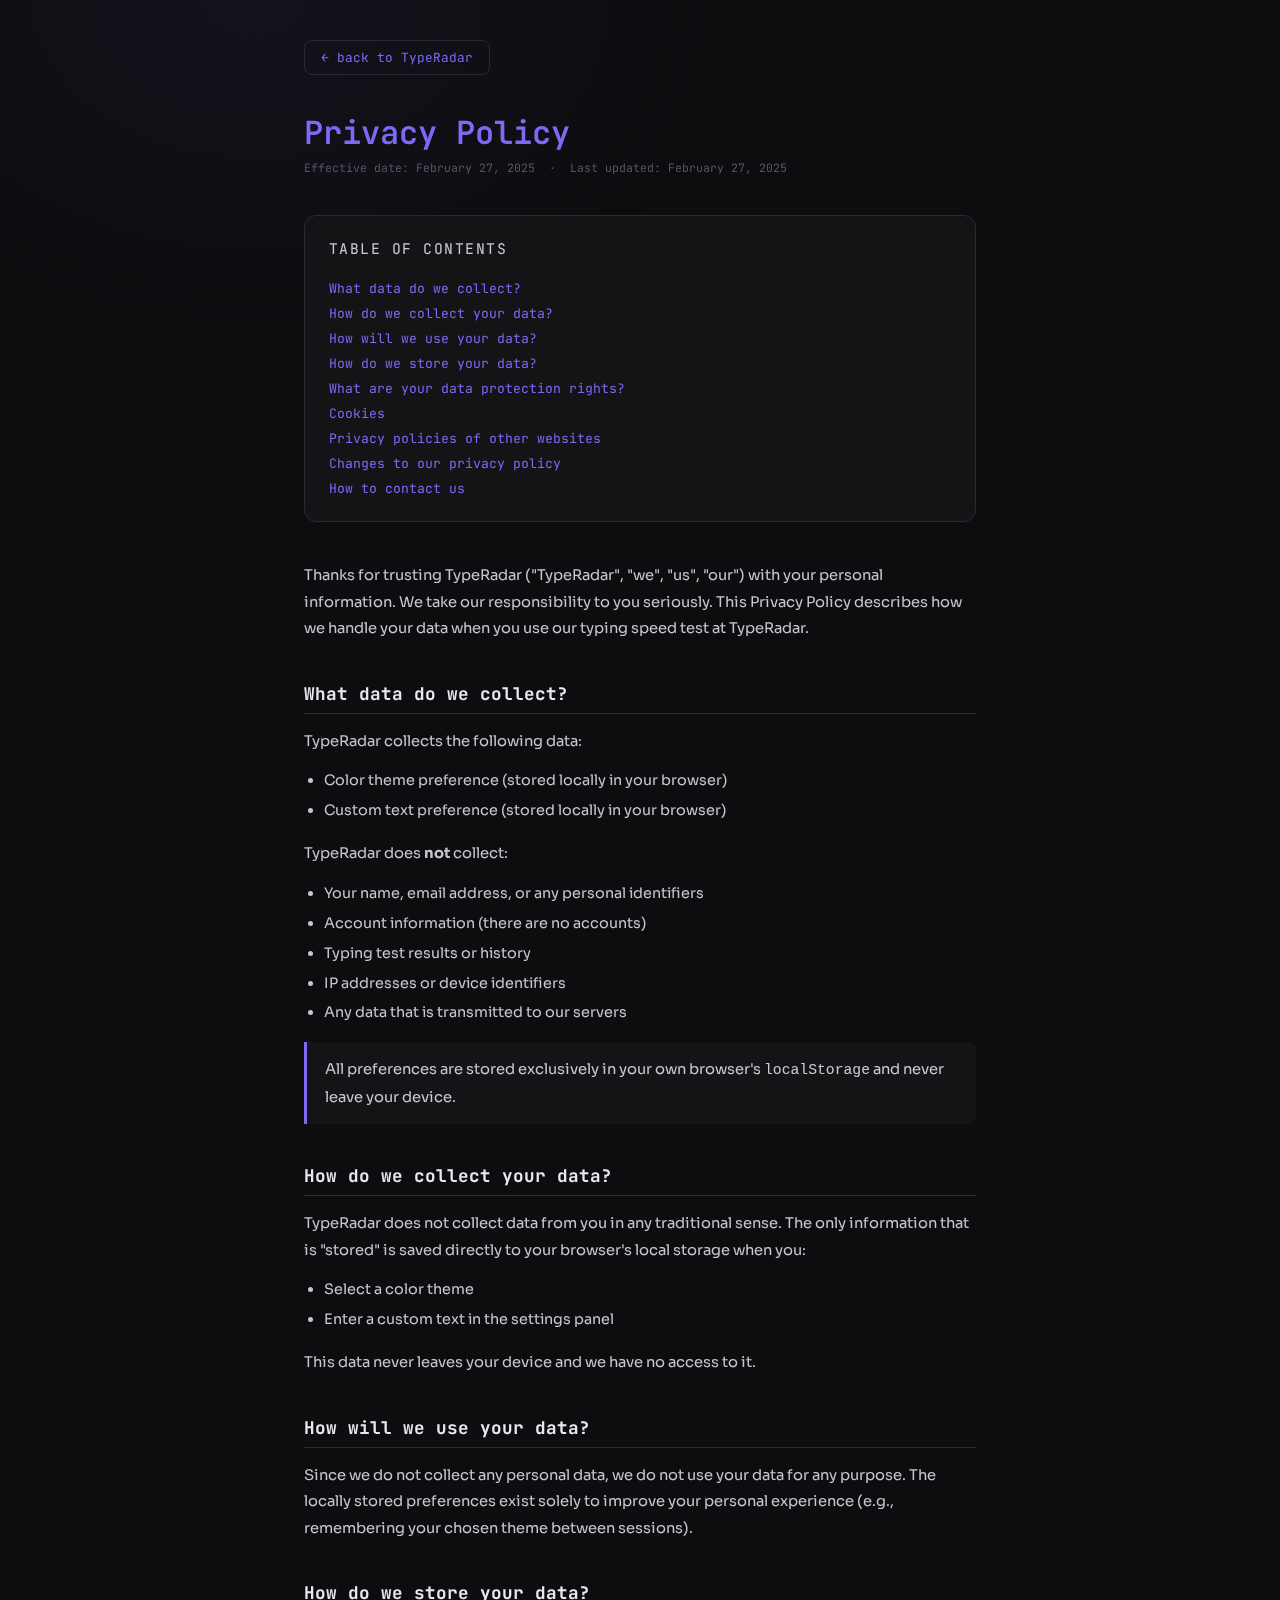
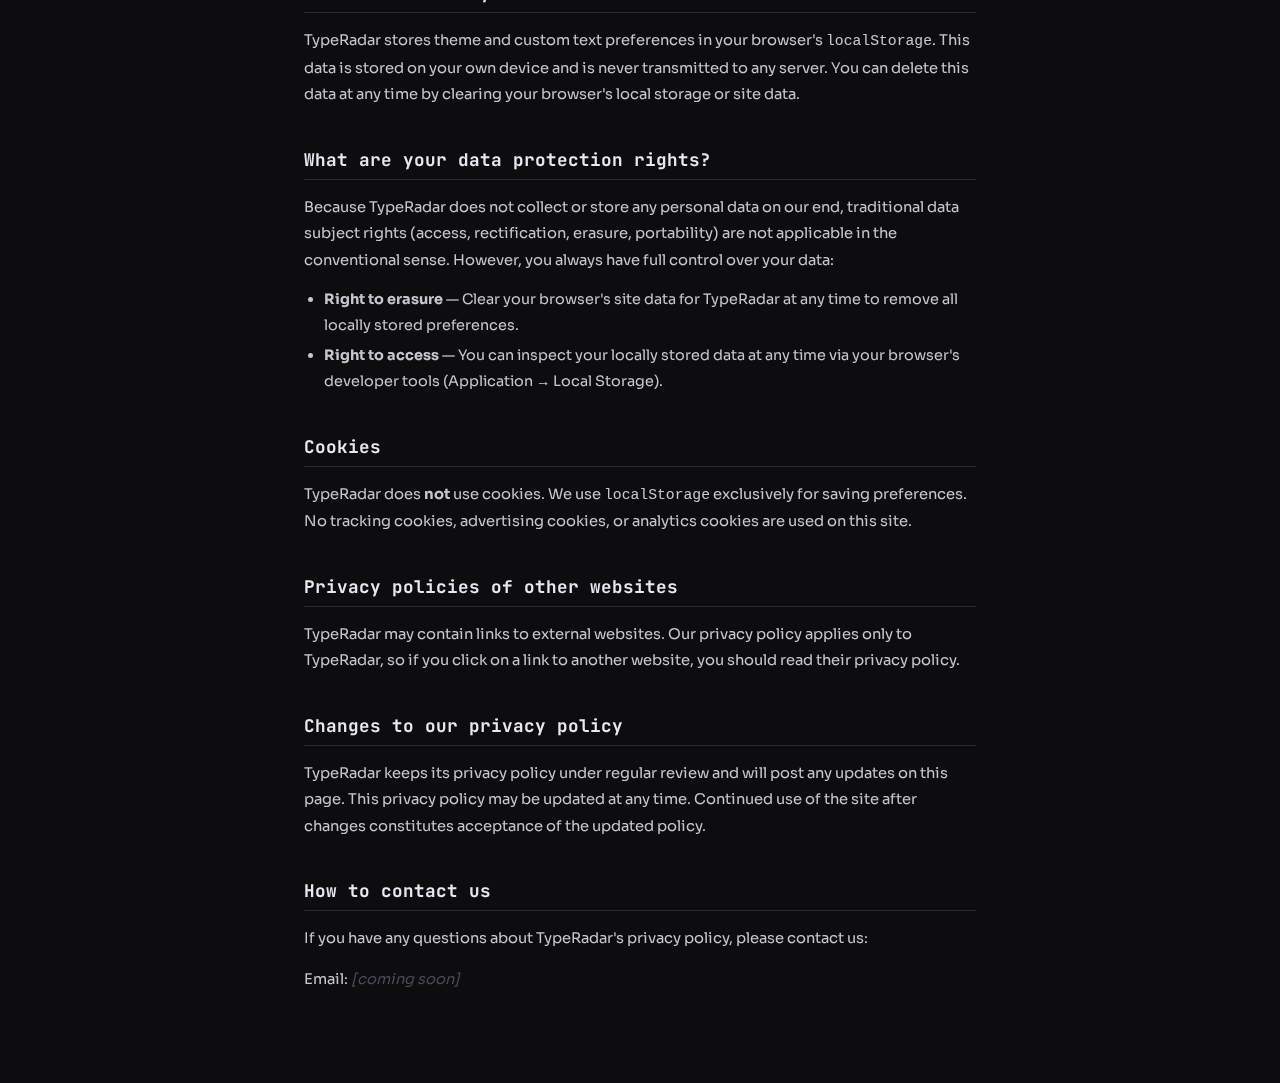
<file: Privacy policy.html>
<!DOCTYPE html>
<html lang="en">
<head>
  <meta charset="UTF-8">
  <meta name="viewport" content="width=device-width, initial-scale=1.0">
  <title>Privacy Policy — TypeRadar</title>
  <link rel="icon" type="image/svg+xml" href="data:image/svg+xml,%3Csvg xmlns='http://www.w3.org/2000/svg' viewBox='0 0 100 100'%3E%3Ccircle cx='50' cy='50' r='45' fill='none' stroke='%237c6af7' stroke-width='4'/%3E%3Ccircle cx='50' cy='50' r='25' fill='none' stroke='%23f7c26a' stroke-width='4' stroke-dasharray='6 6'/%3E%3Cpath d='M50 50 L85 50' stroke='%237c6af7' stroke-width='6' stroke-linecap='round'%3E%3CanimateTransform attributeName='transform' type='rotate' from='0 50 50' to='360 50 50' dur='3s' repeatCount='indefinite'/%3E%3C/path%3E%3Ccircle cx='50' cy='50' r='8' fill='%23f7c26a'/%3E%3C/svg%3E">
  <link href="https://fonts.googleapis.com/css2?family=Sora:wght@300;400;500;600&family=JetBrains+Mono:wght@300;400;500&display=swap" rel="stylesheet">
  <link rel="stylesheet" href="css/styles.css">
  <style>
    .policy-wrap {
      width: 100%;
      max-width: 720px;
      padding: 40px 24px 80px;
      margin: 0 auto;
      position: relative;
      z-index: 10;
    }
    .policy-wrap h1 {
      font-family: 'JetBrains Mono', monospace;
      font-size: 2rem;
      font-weight: 600;
      color: var(--accent);
      margin-bottom: 6px;
    }
    .policy-meta {
      font-family: 'JetBrains Mono', monospace;
      font-size: 0.72rem;
      color: var(--muted);
      margin-bottom: 40px;
    }
    .policy-toc {
      background: var(--surface);
      border: 1px solid var(--border);
      border-radius: 12px;
      padding: 20px 24px;
      margin-bottom: 40px;
    }
    .policy-toc p {
      font-family: 'JetBrains Mono', monospace;
      font-size: 0.72rem;
      color: var(--muted);
      text-transform: uppercase;
      letter-spacing: 0.1em;
      margin-bottom: 12px;
    }
    .policy-toc a {
      display: block;
      font-family: 'JetBrains Mono', monospace;
      font-size: 0.82rem;
      color: var(--accent);
      text-decoration: none;
      padding: 4px 0;
      transition: color 0.2s;
    }
    .policy-toc a:hover { color: var(--accent2); }
    .policy-wrap h2 {
      font-family: 'JetBrains Mono', monospace;
      font-size: 1.1rem;
      color: var(--text);
      margin: 40px 0 14px;
      padding-bottom: 8px;
      border-bottom: 1px solid var(--border);
    }
    .policy-wrap p {
      font-size: 0.92rem;
      color: var(--text);
      line-height: 1.8;
      margin-bottom: 14px;
      opacity: 0.85;
    }
    .policy-wrap ul {
      margin: 8px 0 16px 20px;
    }
    .policy-wrap ul li {
      font-size: 0.9rem;
      color: var(--text);
      line-height: 1.8;
      opacity: 0.85;
      margin-bottom: 4px;
    }
    .policy-wrap a {
      color: var(--accent);
      text-decoration: none;
    }
    .policy-wrap a:hover { text-decoration: underline; }
    .back-btn {
      display: inline-flex;
      align-items: center;
      gap: 8px;
      font-family: 'JetBrains Mono', monospace;
      font-size: 0.8rem;
      color: var(--muted);
      text-decoration: none;
      padding: 8px 16px;
      border: 1px solid var(--border);
      border-radius: 8px;
      margin-bottom: 36px;
      transition: all 0.2s;
    }
    .back-btn:hover {
      color: var(--accent);
      border-color: var(--accent);
      text-decoration: none;
    }
    .highlight-box {
      background: var(--surface);
      border-left: 3px solid var(--accent);
      border-radius: 0 8px 8px 0;
      padding: 14px 18px;
      margin: 16px 0;
    }
    .highlight-box p { margin-bottom: 0; }
  </style>
</head>
<body class="theme-moon">

<div class="policy-wrap">
  <a href="index.html" class="back-btn">← back to TypeRadar</a>

  <h1>Privacy Policy</h1>
  <div class="policy-meta">
    Effective date: February 27, 2025 &nbsp;·&nbsp; Last updated: February 27, 2025
  </div>

  <div class="policy-toc">
    <p>Table of Contents</p>
    <a href="#data-collection">What data do we collect?</a>
    <a href="#data-collected-how">How do we collect your data?</a>
    <a href="#data-usage">How will we use your data?</a>
    <a href="#data-storage">How do we store your data?</a>
    <a href="#data-rights">What are your data protection rights?</a>
    <a href="#cookies">Cookies</a>
    <a href="#external">Privacy policies of other websites</a>
    <a href="#changes">Changes to our privacy policy</a>
    <a href="#contact">How to contact us</a>
  </div>

  <p>
    Thanks for trusting TypeRadar ("TypeRadar", "we", "us", "our") with your personal information.
    We take our responsibility to you seriously. This Privacy Policy describes how we handle your data
    when you use our typing speed test at TypeRadar.
  </p>

  <h2 id="data-collection">What data do we collect?</h2>
  <p>TypeRadar collects the following data:</p>
  <ul>
    <li>Color theme preference (stored locally in your browser)</li>
    <li>Custom text preference (stored locally in your browser)</li>
  </ul>
  <p>TypeRadar does <strong>not</strong> collect:</p>
  <ul>
    <li>Your name, email address, or any personal identifiers</li>
    <li>Account information (there are no accounts)</li>
    <li>Typing test results or history</li>
    <li>IP addresses or device identifiers</li>
    <li>Any data that is transmitted to our servers</li>
  </ul>
  <div class="highlight-box">
    <p>All preferences are stored exclusively in your own browser's <code>localStorage</code> and never leave your device.</p>
  </div>

  <h2 id="data-collected-how">How do we collect your data?</h2>
  <p>
    TypeRadar does not collect data from you in any traditional sense. The only information
    that is "stored" is saved directly to your browser's local storage when you:
  </p>
  <ul>
    <li>Select a color theme</li>
    <li>Enter a custom text in the settings panel</li>
  </ul>
  <p>This data never leaves your device and we have no access to it.</p>

  <h2 id="data-usage">How will we use your data?</h2>
  <p>
    Since we do not collect any personal data, we do not use your data for any purpose.
    The locally stored preferences exist solely to improve your personal experience
    (e.g., remembering your chosen theme between sessions).
  </p>

  <h2 id="data-storage">How do we store your data?</h2>
  <p>
    TypeRadar stores theme and custom text preferences in your browser's <code>localStorage</code>.
    This data is stored on your own device and is never transmitted to any server.
    You can delete this data at any time by clearing your browser's local storage or site data.
  </p>

  <h2 id="data-rights">What are your data protection rights?</h2>
  <p>
    Because TypeRadar does not collect or store any personal data on our end, traditional
    data subject rights (access, rectification, erasure, portability) are not applicable
    in the conventional sense. However, you always have full control over your data:
  </p>
  <ul>
    <li><strong>Right to erasure</strong> — Clear your browser's site data for TypeRadar at any time to remove all locally stored preferences.</li>
    <li><strong>Right to access</strong> — You can inspect your locally stored data at any time via your browser's developer tools (Application → Local Storage).</li>
  </ul>

  <h2 id="cookies">Cookies</h2>
  <p>
    TypeRadar does <strong>not</strong> use cookies. We use <code>localStorage</code>
    exclusively for saving preferences. No tracking cookies, advertising cookies,
    or analytics cookies are used on this site.
  </p>

  <h2 id="external">Privacy policies of other websites</h2>
  <p>
    TypeRadar may contain links to external websites. Our privacy policy applies only to
    TypeRadar, so if you click on a link to another website, you should read their privacy policy.
  </p>

  <h2 id="changes">Changes to our privacy policy</h2>
  <p>
    TypeRadar keeps its privacy policy under regular review and will post any updates on this page.
    This privacy policy may be updated at any time. Continued use of the site after changes
    constitutes acceptance of the updated policy.
  </p>

  <h2 id="contact">How to contact us</h2>
  <p>
    If you have any questions about TypeRadar's privacy policy, please contact us:
  </p>
  <p>Email: <em style="color:var(--muted);">[coming soon]</em></p>

</div>
</body>
</html>
</file>
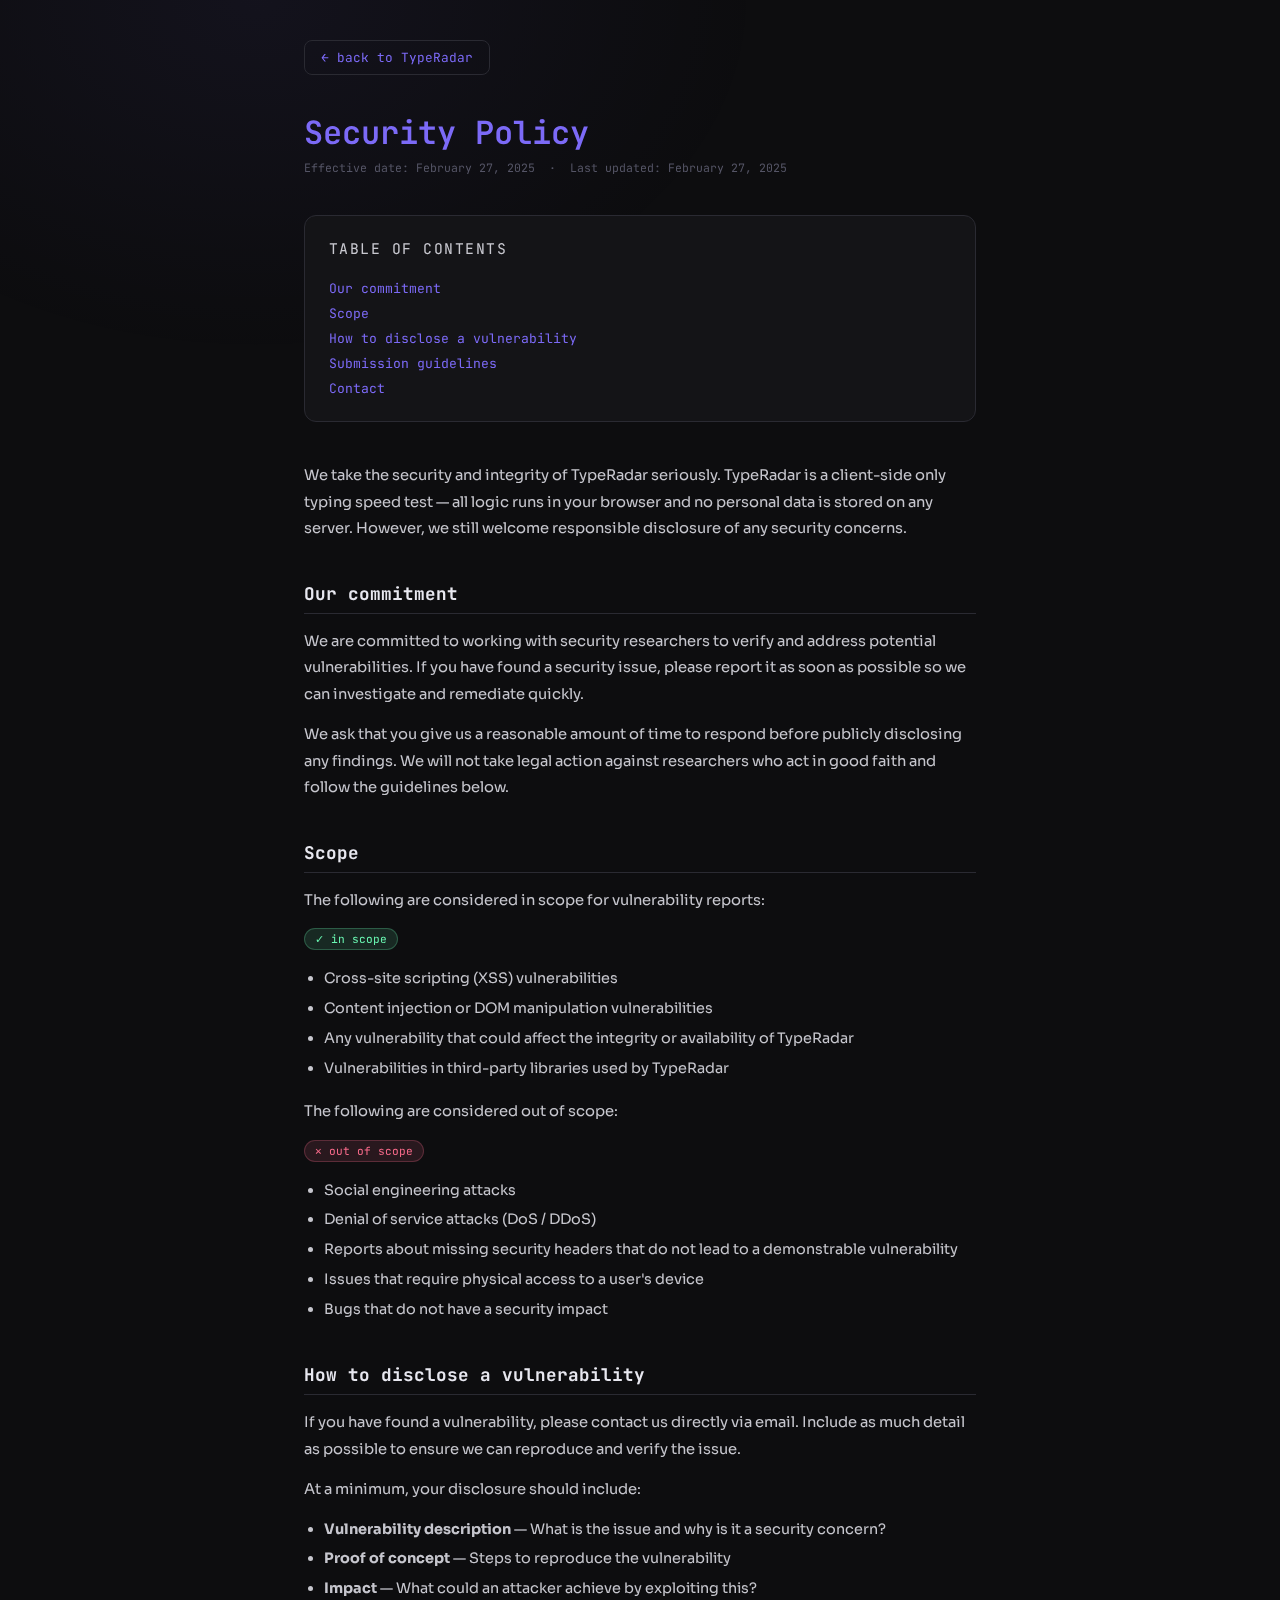
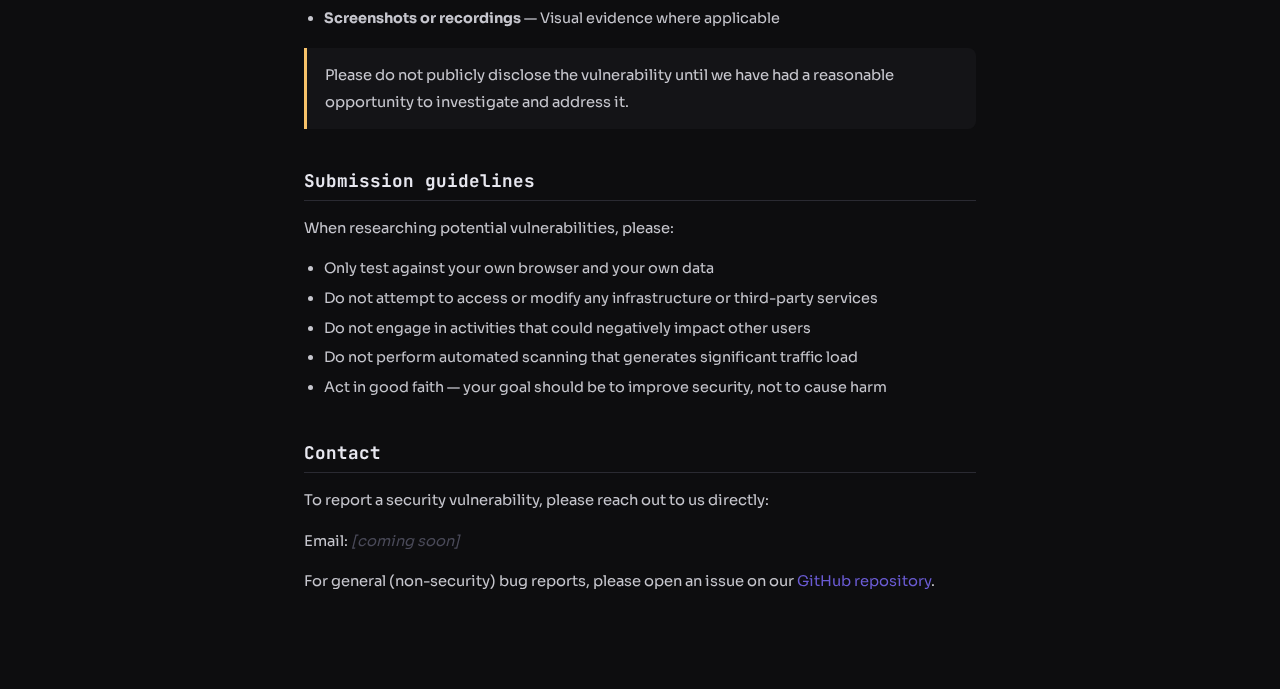
<file: Security policy.html>
<!DOCTYPE html>
<html lang="en">
<head>
  <meta charset="UTF-8">
  <meta name="viewport" content="width=device-width, initial-scale=1.0">
  <title>Security Policy — TypeRadar</title>
  <link rel="icon" type="image/svg+xml" href="data:image/svg+xml,%3Csvg xmlns='http://www.w3.org/2000/svg' viewBox='0 0 100 100'%3E%3Ccircle cx='50' cy='50' r='45' fill='none' stroke='%237c6af7' stroke-width='4'/%3E%3Ccircle cx='50' cy='50' r='25' fill='none' stroke='%23f7c26a' stroke-width='4' stroke-dasharray='6 6'/%3E%3Cpath d='M50 50 L85 50' stroke='%237c6af7' stroke-width='6' stroke-linecap='round'%3E%3CanimateTransform attributeName='transform' type='rotate' from='0 50 50' to='360 50 50' dur='3s' repeatCount='indefinite'/%3E%3C/path%3E%3Ccircle cx='50' cy='50' r='8' fill='%23f7c26a'/%3E%3C/svg%3E">
  <link href="https://fonts.googleapis.com/css2?family=Sora:wght@300;400;500;600&family=JetBrains+Mono:wght@300;400;500&display=swap" rel="stylesheet">
  <link rel="stylesheet" href="css/styles.css">
  <style>
    .policy-wrap {
      width: 100%;
      max-width: 720px;
      padding: 40px 24px 80px;
      margin: 0 auto;
      position: relative;
      z-index: 10;
    }
    .policy-wrap h1 {
      font-family: 'JetBrains Mono', monospace;
      font-size: 2rem;
      font-weight: 600;
      color: var(--accent);
      margin-bottom: 6px;
    }
    .policy-meta {
      font-family: 'JetBrains Mono', monospace;
      font-size: 0.72rem;
      color: var(--muted);
      margin-bottom: 40px;
    }
    .policy-toc {
      background: var(--surface);
      border: 1px solid var(--border);
      border-radius: 12px;
      padding: 20px 24px;
      margin-bottom: 40px;
    }
    .policy-toc p {
      font-family: 'JetBrains Mono', monospace;
      font-size: 0.72rem;
      color: var(--muted);
      text-transform: uppercase;
      letter-spacing: 0.1em;
      margin-bottom: 12px;
    }
    .policy-toc a {
      display: block;
      font-family: 'JetBrains Mono', monospace;
      font-size: 0.82rem;
      color: var(--accent);
      text-decoration: none;
      padding: 4px 0;
      transition: color 0.2s;
    }
    .policy-toc a:hover { color: var(--accent2); }
    .policy-wrap h2 {
      font-family: 'JetBrains Mono', monospace;
      font-size: 1.1rem;
      color: var(--text);
      margin: 40px 0 14px;
      padding-bottom: 8px;
      border-bottom: 1px solid var(--border);
    }
    .policy-wrap p {
      font-size: 0.92rem;
      color: var(--text);
      line-height: 1.8;
      margin-bottom: 14px;
      opacity: 0.85;
    }
    .policy-wrap ul {
      margin: 8px 0 16px 20px;
    }
    .policy-wrap ul li {
      font-size: 0.9rem;
      color: var(--text);
      line-height: 1.8;
      opacity: 0.85;
      margin-bottom: 4px;
    }
    .policy-wrap a {
      color: var(--accent);
      text-decoration: none;
    }
    .policy-wrap a:hover { text-decoration: underline; }
    .back-btn {
      display: inline-flex;
      align-items: center;
      gap: 8px;
      font-family: 'JetBrains Mono', monospace;
      font-size: 0.8rem;
      color: var(--muted);
      text-decoration: none;
      padding: 8px 16px;
      border: 1px solid var(--border);
      border-radius: 8px;
      margin-bottom: 36px;
      transition: all 0.2s;
    }
    .back-btn:hover {
      color: var(--accent);
      border-color: var(--accent);
      text-decoration: none;
    }
    .highlight-box {
      background: var(--surface);
      border-left: 3px solid var(--accent2);
      border-radius: 0 8px 8px 0;
      padding: 14px 18px;
      margin: 16px 0;
    }
    .highlight-box p { margin-bottom: 0; }
    .scope-tag {
      display: inline-block;
      font-family: 'JetBrains Mono', monospace;
      font-size: 0.7rem;
      padding: 3px 10px;
      border-radius: 20px;
      margin-right: 8px;
      margin-bottom: 8px;
    }
    .scope-in  { background: rgba(106,247,178,0.12); color: var(--correct); border: 1px solid rgba(106,247,178,0.25); }
    .scope-out { background: rgba(247,106,138,0.12); color: var(--wrong);   border: 1px solid rgba(247,106,138,0.25); }
  </style>
</head>
<body class="theme-moon">

<div class="policy-wrap">
  <a href="index.html" class="back-btn">← back to TypeRadar</a>

  <h1>Security Policy</h1>
  <div class="policy-meta">
    Effective date: February 27, 2025 &nbsp;·&nbsp; Last updated: February 27, 2025
  </div>

  <div class="policy-toc">
    <p>Table of Contents</p>
    <a href="#commitment">Our commitment</a>
    <a href="#scope">Scope</a>
    <a href="#disclosure">How to disclose a vulnerability</a>
    <a href="#guidelines">Submission guidelines</a>
    <a href="#contact">Contact</a>
  </div>

  <p>
    We take the security and integrity of TypeRadar seriously. TypeRadar is a client-side
    only typing speed test — all logic runs in your browser and no personal data is stored
    on any server. However, we still welcome responsible disclosure of any security concerns.
  </p>

  <h2 id="commitment">Our commitment</h2>
  <p>
    We are committed to working with security researchers to verify and address potential
    vulnerabilities. If you have found a security issue, please report it as soon as possible
    so we can investigate and remediate quickly.
  </p>
  <p>
    We ask that you give us a reasonable amount of time to respond before publicly disclosing
    any findings. We will not take legal action against researchers who act in good faith
    and follow the guidelines below.
  </p>

  <h2 id="scope">Scope</h2>
  <p>The following are considered in scope for vulnerability reports:</p>
  <div>
    <span class="scope-tag scope-in">✓ in scope</span>
  </div>
  <ul>
    <li>Cross-site scripting (XSS) vulnerabilities</li>
    <li>Content injection or DOM manipulation vulnerabilities</li>
    <li>Any vulnerability that could affect the integrity or availability of TypeRadar</li>
    <li>Vulnerabilities in third-party libraries used by TypeRadar</li>
  </ul>
  <p>The following are considered out of scope:</p>
  <div>
    <span class="scope-tag scope-out">✕ out of scope</span>
  </div>
  <ul>
    <li>Social engineering attacks</li>
    <li>Denial of service attacks (DoS / DDoS)</li>
    <li>Reports about missing security headers that do not lead to a demonstrable vulnerability</li>
    <li>Issues that require physical access to a user's device</li>
    <li>Bugs that do not have a security impact</li>
  </ul>

  <h2 id="disclosure">How to disclose a vulnerability</h2>
  <p>
    If you have found a vulnerability, please contact us directly via email. Include as much
    detail as possible to ensure we can reproduce and verify the issue.
  </p>
  <p>At a minimum, your disclosure should include:</p>
  <ul>
    <li><strong>Vulnerability description</strong> — What is the issue and why is it a security concern?</li>
    <li><strong>Proof of concept</strong> — Steps to reproduce the vulnerability</li>
    <li><strong>Impact</strong> — What could an attacker achieve by exploiting this?</li>
    <li><strong>Screenshots or recordings</strong> — Visual evidence where applicable</li>
  </ul>
  <div class="highlight-box">
    <p>Please do not publicly disclose the vulnerability until we have had a reasonable opportunity to investigate and address it.</p>
  </div>

  <h2 id="guidelines">Submission guidelines</h2>
  <p>When researching potential vulnerabilities, please:</p>
  <ul>
    <li>Only test against your own browser and your own data</li>
    <li>Do not attempt to access or modify any infrastructure or third-party services</li>
    <li>Do not engage in activities that could negatively impact other users</li>
    <li>Do not perform automated scanning that generates significant traffic load</li>
    <li>Act in good faith — your goal should be to improve security, not to cause harm</li>
  </ul>

  <h2 id="contact">Contact</h2>
  <p>
    To report a security vulnerability, please reach out to us directly:
  </p>
  <p>Email: <em style="color:var(--muted);">[coming soon]</em></p>
  <p>
    For general (non-security) bug reports, please open an issue on our
    <a href="https://github.com" target="_blank">GitHub repository</a>.
  </p>

</div>
</body>
</html>
</file>
<file: css/styles.css>
/* ─── CSS VARIABLES ─────────────────────────────────────────────────────────── */
:root {
  --bg: #0d0d0f; --surface: #141417; --surface2: #1c1c21; --border: #2a2a32;
  --text: #e8e8f0; --muted: #555566; --accent: #7c6af7; --accent2: #f7c26a;
  --correct: #6af7b2; --wrong: #f76a8a; --cursor: #7c6af7; --glow: rgba(124,106,247,0.18);
}

/* ─── RESET ──────────────────────────────────────────────────────────────────── */
* { box-sizing:border-box; margin:0; padding:0; -webkit-user-select:none!important; user-select:none!important; -webkit-touch-callout:none!important; }
input, textarea { -webkit-user-select:auto!important; user-select:auto!important; }

/* ─── BASE ───────────────────────────────────────────────────────────────────── */
body { background:var(--bg); color:var(--text); font-family:'Sora',sans-serif; min-height:100vh; display:flex; flex-direction:column; align-items:center; overflow-x:hidden; transition:background 0.4s,color 0.4s; }
body::before { content:''; position:fixed; top:-40%;left:-20%; width:80%;height:80%; background:radial-gradient(ellipse,rgba(124,106,247,0.06) 0%,transparent 70%); pointer-events:none; z-index:0; }

/* ─── HEADER ─────────────────────────────────────────────────────────────────── */
header { width:100%; max-width:960px; padding:20px 24px 0; display:flex; align-items:center; justify-content:space-between; position:relative; z-index:10; }
.logo { font-family:'JetBrains Mono',monospace; font-size:1.6rem; font-weight:600; letter-spacing:-1px; color:var(--accent); display:flex; align-items:center; gap:10px; cursor:pointer; transition:all 0.2s; }
.logo:hover { opacity:0.8; transform:scale(1.02); }
.logo span { color:var(--accent2); }
.logo-icon { width:36px; height:36px; background:var(--accent); border-radius:50%; display:flex; align-items:center; justify-content:center; position:relative; animation:radarSpin 3s linear infinite; }
.logo-icon::before { content:''; position:absolute; width:100%;height:100%; border-radius:50%; border:2px solid var(--accent2); border-top-color:transparent; animation:radarPulse 2s ease-in-out infinite; }
.logo-icon::after { content:''; position:absolute; width:12px;height:12px; background:var(--accent2); border-radius:50%; top:50%;left:50%; transform:translate(-50%,-50%); }
.header-right { display:flex; align-items:center; gap:8px; }
.header-btn { background:none; border:1px solid var(--border); color:var(--muted); font-family:'JetBrains Mono',monospace; font-size:0.72rem; padding:5px 12px; border-radius:8px; cursor:pointer; transition:all 0.18s; }
.header-btn:hover { color:var(--text); border-color:var(--accent); background:var(--glow); }
.header-btn.user-logged { color:var(--accent); border-color:var(--accent); background:var(--glow); }
.settings-btn { background:none; border:none; color:var(--muted); font-size:1.4rem; cursor:pointer; transition:all 0.2s; padding:5px; }
.settings-btn:hover { color:var(--accent); transform:rotate(30deg); }

/* ─── MAIN ───────────────────────────────────────────────────────────────────── */
main { width:100%; max-width:960px; padding:0 24px; flex:1; display:flex; flex-direction:column; align-items:center; justify-content:center; position:relative; z-index:10; padding-top:2vh; }

/* ─── CONFIG BAR ─────────────────────────────────────────────────────────────── */
.config-bar { display:flex; align-items:center; gap:4px; background:var(--surface); border:1px solid var(--border); border-radius:12px; padding:6px 8px; margin-bottom:28px; flex-wrap:wrap; justify-content:center; transition:background 0.4s,border-color 0.4s; }
.config-btn { background:none; border:none; color:var(--muted); font-family:'JetBrains Mono',monospace; font-size:0.78rem; padding:5px 12px; border-radius:8px; cursor:pointer; transition:all 0.18s; white-space:nowrap; }
.config-btn:hover { color:var(--text); }
.config-btn.active { color:var(--accent); background:var(--glow); }
.config-sep { width:1px; height:20px; background:var(--border); margin:0 6px; align-self:center; }
.btn-icon { display:inline-block; margin-right:4px; opacity:0.75; font-size:0.85em; vertical-align:middle; }
.config-slide-sep { overflow:hidden; max-width:0; opacity:0; margin:0; padding:0; transition:max-width 0.3s ease,opacity 0.25s ease; }
.config-slide-sep.visible { max-width:10px; opacity:1; }
.config-slide-group { display:flex; gap:2px; overflow:hidden; max-width:0; opacity:0; transition:max-width 0.35s cubic-bezier(0.4,0,0.2,1),opacity 0.25s ease; }
.config-slide-group.visible { max-width:400px; opacity:1; }

/* ─── LIVE STATS ─────────────────────────────────────────────────────────────── */
.live-stats { display:flex; gap:36px; margin-bottom:18px; height:44px; align-items:flex-end; opacity:0; transition:opacity 0.3s; }
.live-stats.visible { opacity:1; }
.stat-item { text-align:left; }
.stat-label { font-family:'JetBrains Mono',monospace; font-size:0.62rem; color:var(--muted); text-transform:uppercase; letter-spacing:0.1em; }
.stat-value { font-family:'JetBrains Mono',monospace; font-size:1.8rem; font-weight:300; color:var(--accent); line-height:1; }
#timer-display.warning { color:var(--wrong)!important; }

/* ─── LANG DROPDOWN ──────────────────────────────────────────────────────────── */
.lang-dropdown-wrap { position:relative; display:flex; justify-content:center; margin-bottom:10px; }
.lang-indicator-btn { background:none; border:none; cursor:pointer; padding:3px 10px; border-radius:6px; font-family:'JetBrains Mono',monospace; font-size:0.75rem; color:var(--muted); transition:color 0.18s; }
.lang-indicator-btn:hover { color:var(--text); }
.lang-dropdown { display:none; position:absolute; top:calc(100% + 6px); left:50%; transform:translateX(-50%); background:var(--surface); border:1px solid var(--border); border-radius:12px; width:240px; z-index:100; overflow:hidden; box-shadow:0 8px 32px rgba(0,0,0,0.4); }
.lang-dropdown.open { display:block; }
.lang-search-wrap { display:flex; align-items:center; padding:10px 12px 6px; border-bottom:1px solid var(--border); gap:8px; }
.lang-search-icon { color:var(--muted); font-size:1rem; }
.lang-search { background:none; border:none; outline:none; color:var(--text); font-family:'JetBrains Mono',monospace; font-size:0.82rem; width:100%; }
.lang-list { max-height:260px; overflow-y:auto; padding:6px 0; }
.lang-list::-webkit-scrollbar { width:4px; }
.lang-list::-webkit-scrollbar-thumb { background:var(--border); border-radius:4px; }
.lang-item { display:flex; align-items:center; gap:8px; padding:7px 14px; font-family:'JetBrains Mono',monospace; font-size:0.82rem; color:var(--muted); cursor:pointer; transition:color 0.15s,background 0.15s; }
.lang-item:hover { color:var(--text); background:var(--glow); }
.lang-item.active { color:var(--accent); }
.lang-item .lang-check { font-size:0.7rem; opacity:0; min-width:12px; }
.lang-item.active .lang-check { opacity:1; }

/* ─── TYPING AREA ────────────────────────────────────────────────────────────── */
.typing-container { width:100%; position:relative; cursor:text; touch-action:none; -webkit-tap-highlight-color:transparent; background:var(--surface); border-radius:16px; padding:20px; border:1px solid var(--border); }
#words-display { font-family:'JetBrains Mono',monospace; font-size:1.45rem; font-weight:300; line-height:2.4; color:var(--muted); letter-spacing:0.01em; overflow:hidden; height:calc(2.4em * 3); position:relative; }
.words-inner { position:absolute; width:100%; transition:top 0.25s cubic-bezier(0.4,0,0.2,1); top:0; will-change:top; }
.word { display:inline-block; margin-right:0.55em; position:relative; }
.letter { position:relative; display:inline-block; font-weight:400; transition:color 0.08s ease; }
.typing-container::after { content:''; position:absolute; left:0;right:0;bottom:0; height:40px; background:linear-gradient(to top,var(--bg),transparent); z-index:4; pointer-events:none; }
.typing-container::before { content:''; position:absolute; left:0;right:0;top:0; height:48px; background:linear-gradient(to bottom,var(--surface) 30%,transparent); z-index:4; pointer-events:none; border-radius:16px 16px 0 0; }

/* ─── WORD HIGHLIGHT ─────────────────────────────────────────────────────────── */
.word.active-word .letter { color:var(--text); }

/* ─── CURSOR ─────────────────────────────────────────────────────────────────── */
.cursor-line { position:absolute; pointer-events:none; z-index:10; border-radius:2px; animation:cursorBlink 1s ease-in-out infinite; will-change:opacity,left,top; transition:left 0.06s cubic-bezier(0.22,1,0.36,1),top 0.1s ease,background 0.3s,width 0.15s,height 0.15s,border-radius 0.15s; }
.cursor-line.caret-line { width:2.5px; height:1.1em; background:var(--cursor); box-shadow:0 0 8px var(--cursor),0 0 16px var(--glow); }
.cursor-line.caret-block { width:0.62em; height:1.1em; background:rgba(124,106,247,0.35); border:1.5px solid var(--cursor); box-shadow:none; border-radius:3px; }
.cursor-line.caret-underline { width:0.62em; height:2.5px; background:var(--cursor); box-shadow:0 0 6px var(--cursor); border-radius:2px; margin-top:0.9em; }

/* ─── ZEN LETTER ─────────────────────────────────────────────────────────────── */
.zen-letter { color:var(--text); opacity:0.9; position:relative; display:inline-block; font-weight:400; }

/* ─── MISC BUTTONS ───────────────────────────────────────────────────────────── */
.refresh-btn { background:none; border:none; color:var(--muted); font-size:1.1rem; cursor:pointer; padding:6px 12px; border-radius:8px; transition:color 0.18s,transform 0.2s; margin-top:4px; display:block; margin-left:auto; margin-right:auto; }
.refresh-btn:hover { color:var(--text); transform:rotate(180deg); }
.click-hint { margin-top:20px; font-family:'JetBrains Mono',monospace; font-size:0.72rem; color:var(--muted); text-align:center; opacity:0.6; animation:pulse 2s infinite; }
.caps-warning { font-family:'JetBrains Mono',monospace; font-size:0.72rem; color:var(--accent2); text-align:center; margin-top:8px; opacity:0; transition:opacity 0.3s; pointer-events:none; }
.caps-warning.visible { opacity:1; }
.word.has-error { text-decoration:underline; text-decoration-color:var(--wrong); text-decoration-style:wavy; text-underline-offset:3px; }
#toggle-punct.active, #toggle-numbers.active { color:var(--accent2); background:rgba(247,194,106,0.1); }
.blind-mode .letter { color:transparent!important; text-shadow:none!important; animation:none!important; }
.blind-mode .letter.correct, .blind-mode .letter.wrong { color:transparent!important; }

/* ─── RESULT SCREEN ──────────────────────────────────────────────────────────── */
#result-screen { display:none; flex-direction:column; align-items:center; gap:28px; animation:fadeUp 0.5s ease; width:100%; }
.result-header { display:flex; gap:40px; align-items:flex-end; flex-wrap:wrap; justify-content:flex-start; width:100%; }
.result-main-stats { display:flex; gap:36px; align-items:flex-end; }
.result-big-stat { text-align:left; }
.rbs-label { font-family:'JetBrains Mono',monospace; font-size:0.68rem; color:var(--muted); text-transform:uppercase; letter-spacing:0.14em; margin-bottom:2px; }
.rbs-value { font-family:'JetBrains Mono',monospace; font-size:5rem; font-weight:300; line-height:1; }
.rbs-value.accent { color:var(--accent); }
.rbs-value.accent2 { color:var(--accent2); font-size:3.5rem; }
.result-meta-col { display:flex; flex-direction:column; gap:6px; padding-bottom:12px; }
.rm-row { display:flex; flex-direction:column; }
.rm-label { font-family:'JetBrains Mono',monospace; font-size:0.6rem; color:var(--muted); text-transform:uppercase; letter-spacing:0.1em; }
.rm-val { font-family:'JetBrains Mono',monospace; font-size:0.85rem; color:var(--accent); }
.result-chart-wrap { width:100%; background:var(--surface); border:1px solid var(--border); border-radius:12px; padding:16px 8px 8px; position:relative; min-height:260px; }
#wpm-chart { width:100%; height:220px; display:block; }
.result-details { display:flex; background:var(--surface); border:1px solid var(--border); border-radius:16px; overflow-x:auto; width:100%; }
.result-detail-item { text-align:center; padding:16px 24px; border-right:1px solid var(--border); flex:1; min-width:90px; }
.result-detail-item:last-child { border-right:none; }
.result-detail-item .label { font-family:'JetBrains Mono',monospace; font-size:0.6rem; color:var(--muted); text-transform:uppercase; letter-spacing:0.1em; }
.result-detail-item .val { font-family:'JetBrains Mono',monospace; font-size:1.5rem; color:var(--text); margin-top:4px; }
.result-detail-item .val.good { color:var(--correct); }
.result-detail-item .val.bad { color:var(--wrong); }
.result-actions { display:flex; gap:12px; }
.restart-btn, .share-btn { background:none; border:1px solid var(--border); color:var(--muted); font-family:'JetBrains Mono',monospace; font-size:0.9rem; padding:12px 32px; border-radius:10px; cursor:pointer; transition:all 0.2s; }
.restart-btn:hover { color:var(--text); border-color:var(--accent); background:var(--glow); transform:translateY(-1px); }
.share-btn:hover { color:var(--accent2); border-color:var(--accent2); background:rgba(247,194,106,0.08); transform:translateY(-1px); }
.share-toast { font-family:'JetBrains Mono',monospace; font-size:0.72rem; color:var(--correct); opacity:0; transition:opacity 0.3s; pointer-events:none; }
.share-toast.visible { opacity:1; }
.pb-badge { font-family:'JetBrains Mono',monospace; font-size:0.85rem; color:var(--accent2); background:rgba(247,194,106,0.12); border:1px solid rgba(247,194,106,0.3); border-radius:8px; padding:8px 20px; opacity:0; transition:opacity 0.4s; pointer-events:none; }
.pb-badge.visible { opacity:1; }

/* ─── TEST SCREEN ────────────────────────────────────────────────────────────── */
#test-screen { width:100%; display:flex; flex-direction:column; align-items:center; }

/* ─── FOOTER ─────────────────────────────────────────────────────────────────── */
footer { width:100%; max-width:960px; padding:20px 24px 24px; display:flex; align-items:center; justify-content:center; font-family:'JetBrains Mono',monospace; font-size:0.68rem; color:var(--muted); position:relative; z-index:10; gap:12px; }
footer kbd { background:var(--surface2); border:1px solid var(--border); border-radius:4px; padding:2px 7px; font-size:0.65rem; color:var(--text); }

/* ─── MODAL ──────────────────────────────────────────────────────────────────── */
.modal-overlay { position:fixed; top:0;left:0;right:0;bottom:0; background:rgba(0,0,0,0.85); backdrop-filter:blur(12px); z-index:1000; display:none; align-items:center; justify-content:center; }
.modal { background:var(--surface); border:1px solid var(--border); border-radius:20px; padding:32px 36px; width:92%; max-width:920px; max-height:90vh; overflow-y:auto; position:relative; scrollbar-width:thin; scrollbar-color:var(--border) transparent; animation:modalPop 0.2s ease; }
.modal.modal-sm { max-width:440px; }
.modal::-webkit-scrollbar { width:4px; }
.modal::-webkit-scrollbar-thumb { background:var(--border); border-radius:4px; }
.modal-close { position:absolute; top:20px;right:20px; background:none; border:none; color:var(--muted); font-size:1.5rem; cursor:pointer; }
.modal-close:hover { color:var(--wrong); }
.modal-title { font-family:'JetBrains Mono',monospace; font-size:1rem; font-weight:400; color:var(--muted); letter-spacing:0.12em; margin-bottom:24px; text-transform:lowercase; }

/* ─── AUTH MODAL ─────────────────────────────────────────────────────────────── */
.auth-tabs { display:flex; gap:4px; margin-bottom:20px; background:var(--surface2); border-radius:10px; padding:4px; }
.auth-tab { flex:1; background:none; border:none; color:var(--muted); font-family:'JetBrains Mono',monospace; font-size:0.78rem; padding:8px; border-radius:7px; cursor:pointer; transition:all 0.18s; }
.auth-tab.active { background:var(--accent); color:#fff; }
.auth-input {
  width:100%; background:var(--surface2); border:1px solid var(--border); border-radius:10px;
  padding:12px 14px; color:var(--text); font-family:'JetBrains Mono',monospace; font-size:0.85rem;
  outline:none; margin-bottom:10px; transition:border-color 0.2s,background 0.2s;
  -webkit-text-fill-color:var(--text); caret-color:var(--accent);
}
.auth-input:focus { border-color:var(--accent); }
.auth-input:-webkit-autofill,
.auth-input:-webkit-autofill:hover,
.auth-input:-webkit-autofill:focus {
  -webkit-box-shadow:0 0 0px 1000px var(--surface2) inset !important;
  -webkit-text-fill-color:var(--text) !important;
  border-color:var(--border);
  transition:background-color 5000s ease-in-out 0s;
}
.auth-submit { width:100%; background:var(--accent); border:none; border-radius:10px; padding:12px; color:#fff; cursor:pointer; font-family:'JetBrains Mono',monospace; font-size:0.85rem; transition:opacity 0.15s; margin-top:4px; }
.auth-submit:hover { opacity:0.85; }
.auth-submit:disabled { opacity:0.5; cursor:not-allowed; }
.auth-submit.danger { background:var(--wrong); margin-top:16px; }
.auth-err { font-family:'JetBrains Mono',monospace; font-size:0.72rem; color:var(--wrong); margin-top:8px; min-height:18px; transition:color 0.15s; }
.profile-header { display:flex; gap:16px; align-items:center; margin-bottom:20px; }
.profile-avatar-wrap { position:relative; display:inline-block; }
.profile-avatar { width:52px; height:52px; background:var(--accent); border-radius:50%; display:flex; align-items:center; justify-content:center; font-family:'JetBrains Mono',monospace; font-size:1.4rem; font-weight:600; color:#fff; flex-shrink:0; transition:background 0.3s; cursor:default; }
.avatar-edit-btn { position:absolute; bottom:-4px; right:-4px; width:20px; height:20px; background:var(--surface2); border:1px solid var(--border); border-radius:50%; color:var(--muted); font-size:0.6rem; cursor:pointer; display:flex; align-items:center; justify-content:center; transition:all 0.15s; }
.avatar-edit-btn:hover { color:var(--accent); border-color:var(--accent); }
.profile-username { font-family:'JetBrains Mono',monospace; font-size:1.1rem; color:var(--text); font-weight:500; }
.profile-joined { font-family:'JetBrains Mono',monospace; font-size:0.68rem; color:var(--muted); margin-top:2px; }
.profile-stats { display:grid; grid-template-columns:1fr 1fr; gap:10px; margin-bottom:16px; }
.ps-item { background:var(--surface2); border-radius:10px; padding:12px; text-align:center; }
.ps-label { font-family:'JetBrains Mono',monospace; font-size:0.6rem; color:var(--muted); text-transform:uppercase; letter-spacing:0.1em; }
.ps-val { font-family:'JetBrains Mono',monospace; font-size:1.4rem; color:var(--accent); margin-top:2px; }

/* ─── LEADERBOARD ────────────────────────────────────────────────────────────── */
.lb-tabs { display:flex; gap:4px; margin-bottom:16px; }
.lb-tab { background:none; border:1px solid var(--border); color:var(--muted); font-family:'JetBrains Mono',monospace; font-size:0.75rem; padding:6px 16px; border-radius:8px; cursor:pointer; transition:all 0.18s; }
.lb-tab.active { color:var(--accent); border-color:var(--accent); background:var(--glow); }
.lb-list { display:flex; flex-direction:column; gap:6px; max-height:420px; overflow-y:auto; padding-right:4px; }
.lb-list::-webkit-scrollbar { width:4px; }
.lb-list::-webkit-scrollbar-thumb { background:var(--border); border-radius:4px; }
.lb-loading { font-family:'JetBrains Mono',monospace; font-size:0.8rem; color:var(--muted); text-align:center; padding:32px; }
.lb-row { display:flex; align-items:center; gap:12px; background:var(--surface2); border:1px solid var(--border); border-radius:10px; padding:12px 16px; transition:border-color 0.15s; }
.lb-row:hover { border-color:var(--accent); }
.lb-row.me { border-color:var(--accent); background:var(--glow); }
.lb-rank { font-family:'JetBrains Mono',monospace; font-size:0.8rem; color:var(--muted); min-width:28px; text-align:center; }
.lb-rank.gold { color:#ffd700; font-size:1rem; }
.lb-rank.silver { color:#c0c0c0; font-size:1rem; }
.lb-rank.bronze { color:#cd7f32; font-size:0.95rem; }
.lb-user { flex:1; font-family:'JetBrains Mono',monospace; font-size:0.85rem; color:var(--text); }
.lb-wpm { font-family:'JetBrains Mono',monospace; font-size:1.1rem; color:var(--accent); font-weight:500; }
.lb-acc { font-family:'JetBrains Mono',monospace; font-size:0.72rem; color:var(--muted); min-width:44px; text-align:right; }

/* ─── DAILY CHALLENGE ────────────────────────────────────────────────────────── */
.daily-date-badge { display:inline-block; background:var(--glow); border:1px solid var(--accent); border-radius:8px; padding:4px 14px; font-family:'JetBrains Mono',monospace; font-size:0.75rem; color:var(--accent); margin-bottom:14px; }
.daily-board-wrap { margin-top:20px; }

/* ─── SETTINGS ───────────────────────────────────────────────────────────────── */
.settings-grid { display:grid; grid-template-columns:1fr 1fr; gap:28px; }
@media (max-width:640px) { .settings-grid { grid-template-columns:1fr; } }
.settings-col { display:flex; flex-direction:column; gap:24px; }
.setting-section { margin-bottom:4px; }
.setting-section h3 { font-family:'JetBrains Mono',monospace; font-size:0.68rem; font-weight:400; color:var(--muted); letter-spacing:0.14em; text-transform:lowercase; margin-bottom:12px; padding-bottom:6px; border-bottom:1px solid var(--border); }
.caret-grid { display:flex; gap:6px; }
.caret-btn { background:var(--surface2); border:1px solid var(--border); border-radius:8px; color:var(--muted); font-family:'JetBrains Mono',monospace; font-size:0.8rem; padding:10px 16px; cursor:pointer; transition:all 0.15s; }
.caret-btn:hover { color:var(--text); border-color:var(--text); }
.caret-btn.active { color:var(--accent); border-color:var(--accent); background:var(--glow); }
.mode-grid { display:grid; grid-template-columns:repeat(2,1fr); gap:8px; }
.mode-card { background:var(--surface2); border:1px solid var(--border); border-radius:12px; padding:14px 8px; cursor:pointer; transition:all 0.2s; text-align:center; }
.mode-card:hover { transform:translateY(-2px); border-color:var(--accent); }
.mode-card.active { background:var(--glow); border-color:var(--accent); }
.mode-icon { font-size:1.1rem; margin-bottom:6px; color:var(--muted); font-family:'JetBrains Mono',monospace; }
.mode-card.active .mode-icon { color:var(--accent); }
.mode-name { font-family:'JetBrains Mono',monospace; font-size:0.8rem; color:var(--text); font-weight:500; }
.mode-desc { font-family:'JetBrains Mono',monospace; font-size:0.62rem; color:var(--muted); margin-top:4px; line-height:1.3; }
.mode-card.active .mode-name { color:var(--accent); }
.sound-grid { display:grid; grid-template-columns:repeat(auto-fill,minmax(90px,1fr)); gap:6px; }
.sound-btn { background:var(--surface2); border:1px solid var(--border); border-radius:8px; color:var(--muted); font-family:'JetBrains Mono',monospace; font-size:0.73rem; padding:8px 6px; cursor:pointer; transition:all 0.15s; text-align:center; }
.sound-btn:hover { color:var(--text); border-color:var(--text); }
.sound-btn.active { color:var(--accent); border-color:var(--accent); background:var(--glow); }
#bg-theme-selector { display:grid; grid-template-columns:repeat(auto-fill,minmax(120px,1fr)); gap:5px; max-height:380px; overflow-y:auto; padding:4px 2px; scrollbar-width:thin; scrollbar-color:var(--border) transparent; }
#bg-theme-selector::-webkit-scrollbar { width:4px; }
#bg-theme-selector::-webkit-scrollbar-thumb { background:var(--border); border-radius:4px; }
#bg-theme-selector .theme-card { padding:7px 10px; border-radius:8px; border:1px solid var(--border); background:var(--surface2); cursor:pointer; transition:all 0.15s; display:flex; align-items:center; gap:7px; flex-direction:row; }
#bg-theme-selector .theme-card:hover { transform:translateY(-1px); border-color:var(--accent); }
#bg-theme-selector .theme-card.active { border-color:var(--accent); box-shadow:0 0 0 1px var(--accent); }
.btp-dot { width:12px; height:12px; border-radius:50%; flex-shrink:0; }
.btp-accent { font-family:'JetBrains Mono',monospace; font-size:0.7rem; font-weight:500; white-space:nowrap; overflow:hidden; text-overflow:ellipsis; max-width:90px; }
.theme-grid { display:grid; grid-template-columns:repeat(auto-fill,minmax(72px,1fr)); gap:8px; }
.theme-card { display:flex; flex-direction:column; align-items:center; gap:6px; cursor:pointer; padding:8px 4px; border-radius:10px; border:1px solid transparent; transition:all 0.18s; background:var(--surface2); }
.theme-card:hover { transform:translateY(-2px); border-color:var(--accent); }
.theme-card.active { background:rgba(124,106,247,0.15); border-color:var(--accent); }
.theme-card .preview { width:100%; height:30px; border-radius:6px; margin-bottom:2px; }
.theme-card .name { font-family:'JetBrains Mono',monospace; font-size:0.75rem; color:var(--text); }
.font-grid { display:grid; grid-template-columns:repeat(auto-fill,minmax(160px,1fr)); gap:6px; max-height:320px; overflow-y:auto; padding:4px 2px; scrollbar-width:thin; scrollbar-color:var(--border) transparent; }
.font-grid::-webkit-scrollbar { width:4px; }
.font-grid::-webkit-scrollbar-thumb { background:var(--border); border-radius:4px; }
.font-card { background:var(--surface2); border:1px solid var(--border); border-radius:8px; color:var(--muted); font-size:0.85rem; padding:10px 12px; cursor:pointer; transition:all 0.15s; text-align:left; white-space:nowrap; overflow:hidden; text-overflow:ellipsis; }
.font-card:hover { color:var(--text); border-color:var(--text); background:var(--surface); }
.font-card.active { color:var(--accent); border-color:var(--accent); background:var(--glow); }
#custom-text-input { width:100%; background:var(--surface2); border:1px solid var(--border); border-radius:10px; padding:12px; color:var(--text); font-family:'JetBrains Mono',monospace; font-size:0.82rem; resize:vertical; outline:none; transition:border-color 0.2s; }
#custom-text-input:focus { border-color:var(--accent); }
.save-btn { margin-top:8px; width:100%; background:var(--accent); border:none; border-radius:8px; padding:10px; color:#fff; cursor:pointer; font-family:'JetBrains Mono',monospace; font-size:0.82rem; transition:opacity 0.15s; }
.save-btn:hover { opacity:0.85; }

/* ─── LETTER COLOR THEMES ────────────────────────────────────────────────────── */
.letter.correct.theme-classic { color:var(--correct)!important; }
.letter.wrong.theme-classic   { color:var(--wrong)!important; }
.letter.correct.theme-rgb { animation:rgbShift 2s linear infinite; }
.letter.wrong.theme-rgb   { color:#ff6666!important; }
.letter.correct.theme-matrix { color:#0f0!important; text-shadow:0 0 5px #0f0; }
.letter.wrong.theme-matrix   { color:#f00!important; }
.letter.correct.theme-neon { color:#fff!important; text-shadow:0 0 5px #f0f,0 0 10px #0ff; animation:neonGlow 1.5s ease-in-out infinite alternate; }
.letter.wrong.theme-neon   { color:#f00!important; }
.letter.correct.theme-fire  { animation:fireShift 1.5s linear infinite; }
.letter.wrong.theme-fire    { color:#fff!important; }
.letter.correct.theme-ocean { animation:oceanShift 2.5s linear infinite; }
.letter.wrong.theme-ocean   { color:#ff6666!important; }
.letter.correct.theme-purple { color:#c77dff!important; text-shadow:0 0 8px #9d4cff; }
.letter.wrong.theme-purple   { color:#ff9999!important; }
.letter.correct.theme-rose { color:#ff6b9d!important; text-shadow:0 0 6px #ff9a8b; }
.letter.wrong.theme-rose   { color:#ff6666!important; }
.letter.correct.theme-mint { animation:mintShift 2s linear infinite; }
.letter.wrong.theme-mint   { color:#ff6666!important; }
.letter.correct.theme-gold { animation:goldShift 2s linear infinite; }
.letter.wrong.theme-gold   { color:#ff6666!important; }
.zen-letter.theme-classic { color:var(--correct)!important; }
.zen-letter.theme-matrix  { color:#0f0!important; }
.zen-letter.theme-rgb     { animation:rgbShift 2s linear infinite; }
.zen-letter.theme-fire    { animation:fireShift 1.5s linear infinite; }
.zen-letter.theme-ocean   { animation:oceanShift 2.5s linear infinite; }
.zen-letter.theme-purple  { color:#c77dff!important; }
.zen-letter.theme-rose    { color:#ff6b9d!important; }
.zen-letter.theme-mint    { animation:mintShift 2s linear infinite; }
.zen-letter.theme-gold    { animation:goldShift 2s linear infinite; }

/* ─── MOBILE ─────────────────────────────────────────────────────────────────── */
.keyboard-activator { display:none; position:fixed; bottom:20px;right:20px; width:56px;height:56px; background:var(--accent); border-radius:50%; align-items:center; justify-content:center; color:white; font-size:24px; box-shadow:0 4px 12px rgba(0,0,0,0.3); z-index:100; border:none; cursor:pointer; }

/* ─── ANIMATIONS ─────────────────────────────────────────────────────────────── */
@keyframes radarSpin { from{transform:rotate(0deg)} to{transform:rotate(360deg)} }
@keyframes radarPulse { 0%,100%{transform:scale(0.8);opacity:0.8} 50%{transform:scale(1.2);opacity:0.4} }
@keyframes cursorBlink { 0%,45%{opacity:1} 55%,100%{opacity:0} }
@keyframes pulse { 0%,100%{opacity:0.6} 50%{opacity:0.3} }
@keyframes fadeUp { from{opacity:0;transform:translateY(24px)} to{opacity:1;transform:translateY(0)} }
@keyframes modalPop { from{opacity:0;transform:scale(0.95)} to{opacity:1;transform:scale(1)} }
@keyframes deletePulse { 0%,100%{opacity:1;transform:scale(1)} 50%{opacity:0.5;transform:scale(0.9)} }
@keyframes rgbShift { 0%{color:#ff3b3b} 14%{color:#ff8c42} 28%{color:#ffd93b} 42%{color:#4caf7f} 57%{color:#3b7fff} 71%{color:#9d4cff} 85%{color:#ff6b9d} 100%{color:#ff3b3b} }
@keyframes neonGlow { 0%{text-shadow:0 0 5px #f0f,0 0 10px #0ff} 100%{text-shadow:0 0 15px #f0f,0 0 25px #0ff,0 0 35px #f0f} }
@keyframes fireShift { 0%{color:#ff4500} 33%{color:#ff8c00} 66%{color:#ffd700} 100%{color:#ff4500} }
@keyframes oceanShift { 0%{color:#00ffff} 33%{color:#4a9eff} 66%{color:#6a5acd} 100%{color:#00ffff} }
@keyframes mintShift { 0%,100%{color:#00f5d4} 50%{color:#00bbf9} }
@keyframes goldShift { 0%,100%{color:#ffd700} 50%{color:#ff8c00} }
.letter.deleting { animation:deletePulse 0.1s ease-out; }

/* ─── RESPONSIVE ─────────────────────────────────────────────────────────────── */
@media (min-width:901px) { body{min-height:100vh;} main{justify-content:center;min-height:calc(100vh - 130px);} }
@media (max-width:900px) { header{padding:16px 20px 0;} main{padding:0 20px;padding-top:3vh;justify-content:center;} #words-display{font-size:1.3rem;} }
@media (max-width:600px) {
  html,body{min-height:100dvh;} header{padding:14px 16px 0;} .logo{font-size:1.25rem;} .logo-icon{width:28px;height:28px;}
  main{justify-content:flex-start;padding:0 16px;padding-top:10px;}
  .config-bar{padding:5px 6px;margin-bottom:16px;gap:3px;} .config-btn{padding:5px 8px;font-size:0.68rem;}
  .live-stats{gap:20px;margin-bottom:12px;height:38px;} .stat-value{font-size:1.3rem;} .stat-label{font-size:0.58rem;}
  .typing-container{padding:14px 12px;} #words-display{font-size:1.1rem;line-height:2.2;height:calc(2.2em*3);}
  .click-hint{font-size:0.65rem;margin-top:14px;}
  .result-header{gap:20px;} .rbs-value{font-size:3.5rem;} .rbs-value.accent2{font-size:2.5rem;}
  .result-detail-item{padding:10px 14px;} .result-detail-item .val{font-size:1.1rem;}
  #wpm-chart{height:140px;} .result-chart-wrap{min-height:180px;}
  .restart-btn{padding:10px 24px;font-size:0.82rem;}
  .modal{padding:24px 18px;border-radius:18px;} .settings-grid{grid-template-columns:1fr;}
  footer{display:none;} .keyboard-activator{display:flex;}
  .header-btn{font-size:0.65rem;padding:4px 8px;}
}
@media (hover:none) { .config-btn{padding:7px 10px;} }
</file>
